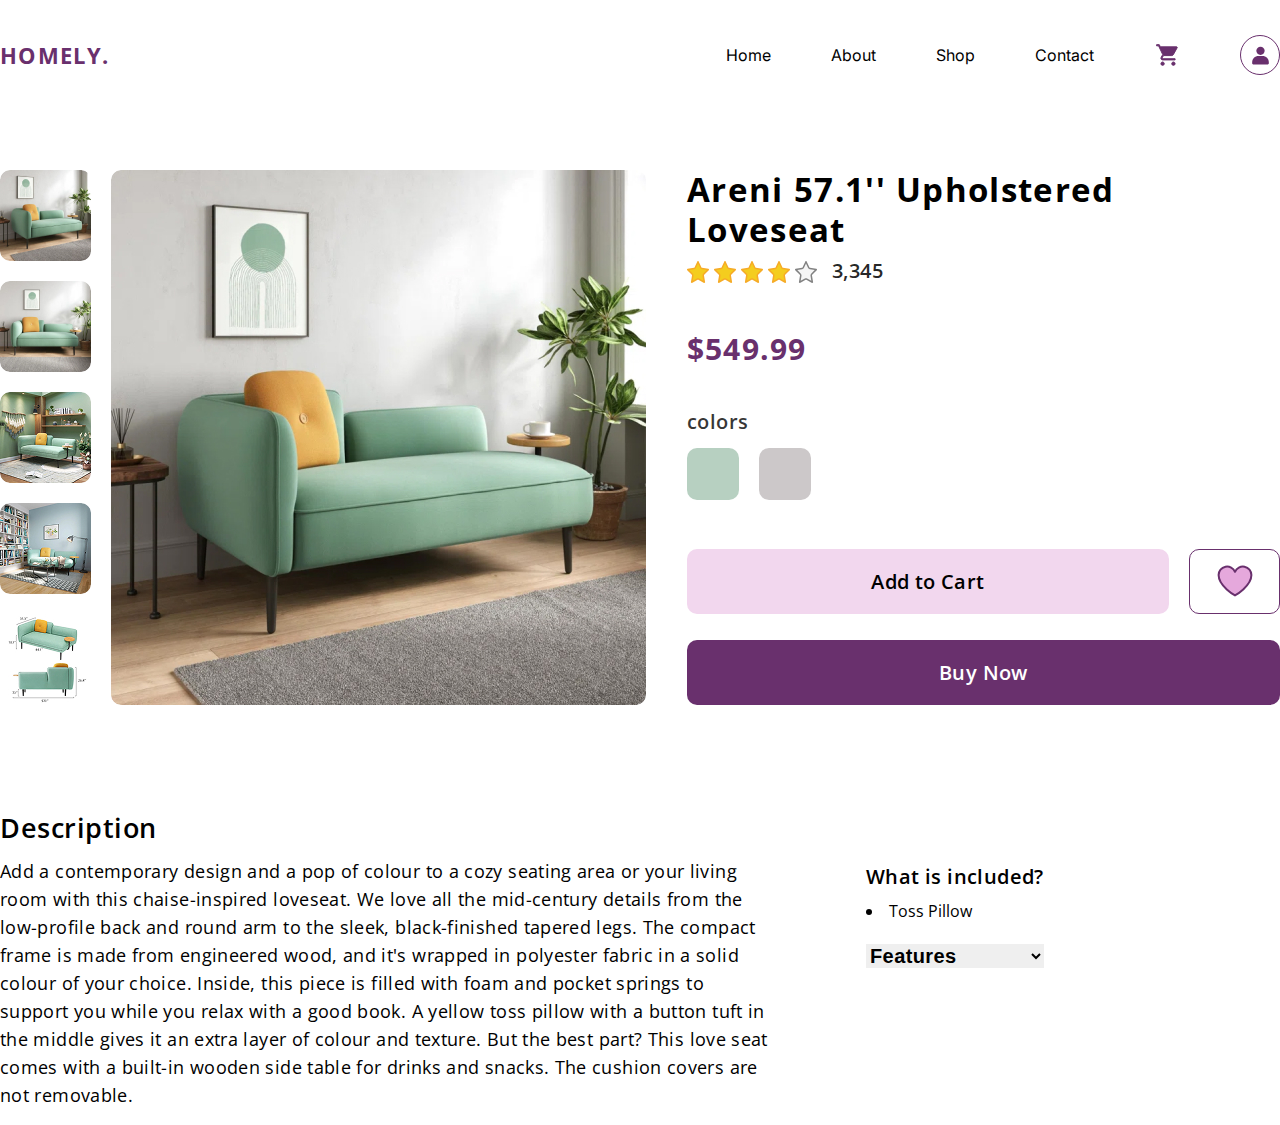
<file: index.html>
<!doctype html>
<html>
  <head>
    <title>homework6</title>
    <link rel="stylesheet" href="./css/reset.css" />
    <link rel="stylesheet" href="./css/styles.css" />
  </head>
  <body>
    <header class="container">
      <a href="/" class="logo">homely.</a>
      <div class="right-side-header">
        <nav class="header-nav">
          <ul>
            <li>
              <a href="#">Home</a>
            </li>
            <li>
              <a href="#">About</a>
            </li>
            <li>
              <a href="#">Shop</a>
            </li>
            <li>
              <a href="#">Contact</a>
            </li>
          </ul>
        </nav>
        <div class="cart-icon">
          <img src="images/cart-icon.svg" alt="cart" />
        </div>
        <div class="user-icon">
          <img src="images/user-icon.svg" alt="user" />
        </div>
      </div>
    </header>
    <main class="main container">
      <div class="main-left">
        <ul>
          <li><img src="images/product-img-1.jpg" alt="image-1" /></li>
          <li><img src="images/product-img-2.jpg" alt="image-2" /></li>
          <li><img src="images/product-img-3.jpg" alt="image-3" /></li>
          <li><img src="images/product-img-4.jpg" alt="image-4" /></li>
          <li><img src="images/product-img-5.jpg" alt="image-5" /></li>
        </ul>
        <img src="images/product-img.jpg" alt="product" />
      </div>
      <div class="main-right">
        <div>
          <h1>Areni 57.1'' Upholstered Loveseat</h1>
          <div class="rating">
            <ul>
              <li><img src="images/star-color.svg" alt="star" /></li>
              <li><img src="images/star-color.svg" alt="star" /></li>
              <li><img src="images/star-color.svg" alt="star" /></li>
              <li><img src="images/star-color.svg" alt="star" /></li>
              <li><img src="images/star-black.svg" alt="star" /></li>
            </ul>
            <span>3,345</span>
          </div>
        </div>
        <div class="price">$549.99</div>
        <div class="colors">
          <h3>colors</h3>

          <div>
            <div class="color color-1"></div>
            <div class="color color-2"></div>
          </div>
        </div>
        <div class="buttons">
          <div class="cart-and-heart">
            <button class="add-to-cart">Add to Cart</button>

            <div class="heart-icon">
              <img src="images/heart.svg" alt="heart" />
            </div>
          </div>
          <button class="buy-now">Buy Now</button>
        </div>
      </div>
    </main>
    <section class="description-section container">
      <div class="description">
        <h2>Description</h2>
        <p>
          Add a contemporary design and a pop of colour to a cozy seating area
          or your living room with this chaise-inspired loveseat. We love all
          the mid-century details from the low-profile back and round arm to the
          sleek, black-finished tapered legs. The compact frame is made from
          engineered wood, and it's wrapped in polyester fabric in a solid
          colour of your choice. Inside, this piece is filled with foam and
          pocket springs to support you while you relax with a good book. A
          yellow toss pillow with a button tuft in the middle gives it an extra
          layer of colour and texture. But the best part? This love seat comes
          with a built-in wooden side table for drinks and snacks. The cushion
          covers are not removable.
        </p>
      </div>
      <div class="included">
        <h2>What is included?</h2>
        <ul>
          <li>Toss Pillow</li>
        </ul>
        <select>
          <option>Features</option>
        </select>
      </div>
    </section>
    <footer></footer>
  </body>
</html>
</file>
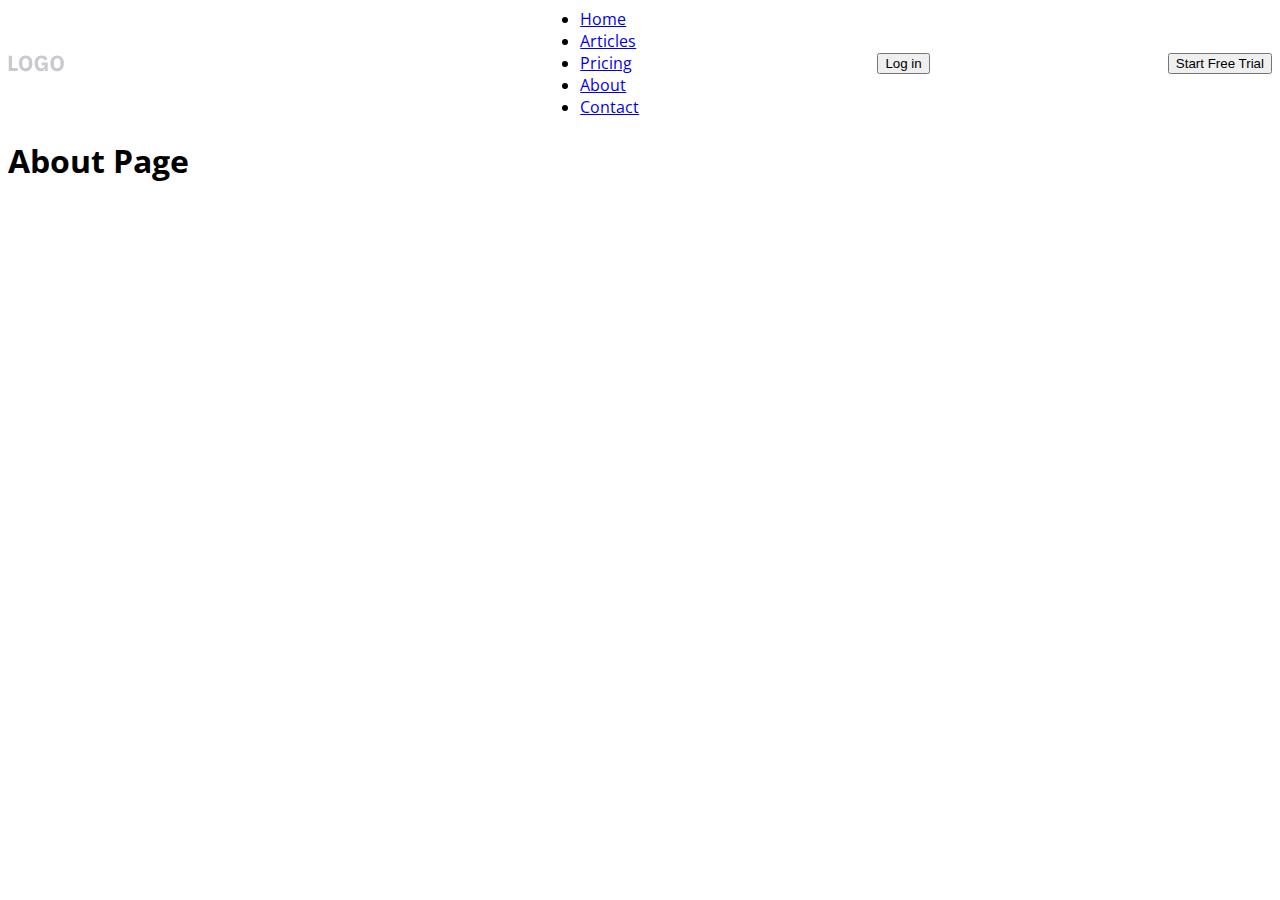
<file: about.html>
<!doctype html>
<html>
  <head>
    <title>homework2</title>
    <link rel="stylesheet" href="./css/styles.css" />
  </head>
  <body>
    <header>
      <img src="./images/Logo.svg" />
      <br />
      <nav>
        <ul>
          <li>
            <a href="./index.html" class="nav-item">Home</a>
          </li>
          <li>
            <a href="./articles.html" class="nav-item">Articles</a>
          </li>
          <li>
            <a href="./pricing.html" class="nav-item">Pricing</a>
          </li>
          <li>
            <a href="./about.html" class="nav-item active">About</a>
          </li>
          <li>
            <a href="./contact.html" class="nav-item">Contact</a>
          </li>
        </ul>
      </nav>
      <button>Log in</button>
      <button>Start Free Trial</button>
    </header>
    <main>
      <h1>About Page</h1>
    </main>
    <footer></footer>
  </body>
</html>
</file>
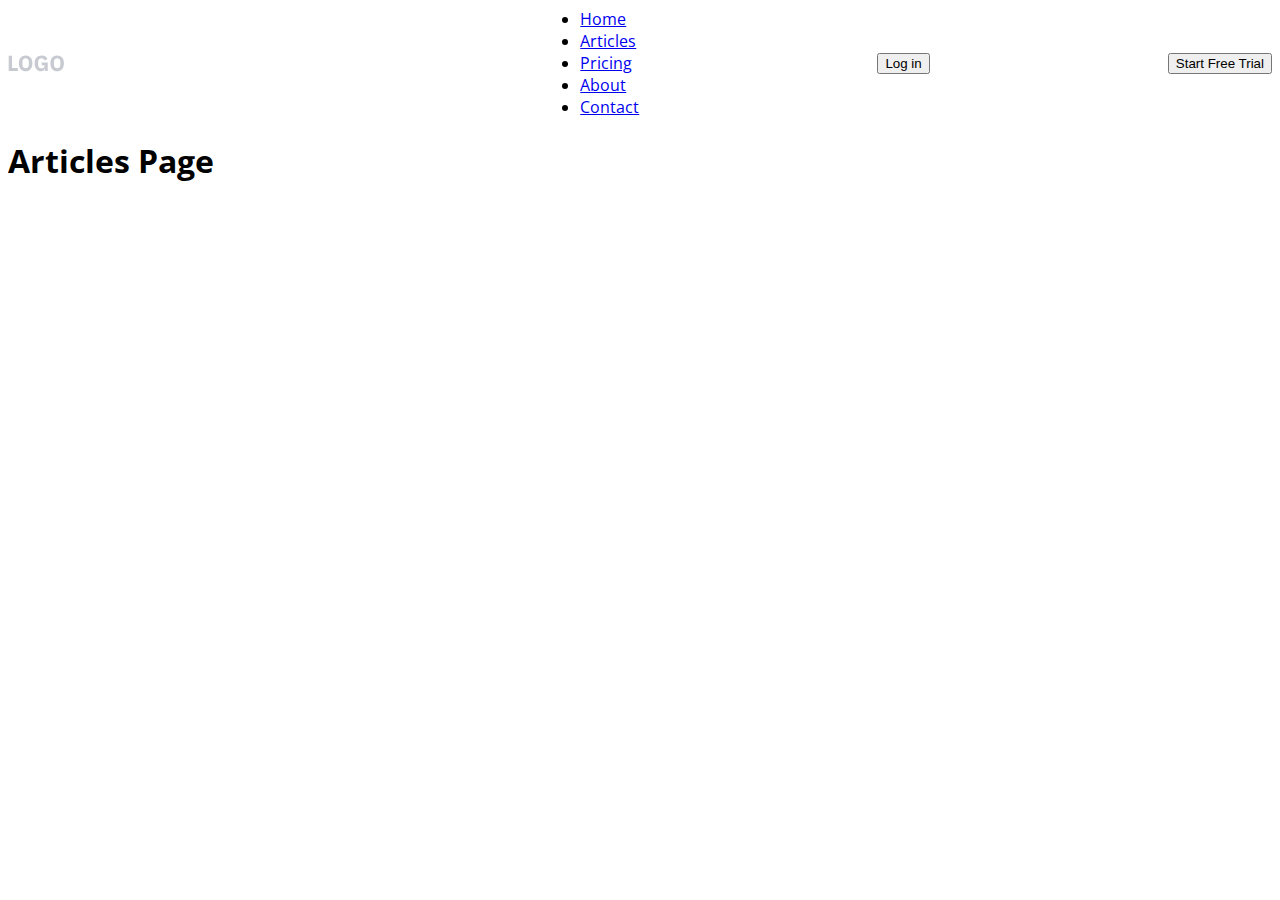
<file: articles.html>
<!doctype html>
<html>
  <head>
    <title>homework2</title>
    <link rel="stylesheet" href="./css/styles.css" />
  </head>
  <body>
    <header>
      <img src="./images/Logo.svg" />
      <br />
      <nav>
        <ul>
          <li>
            <a href="./index.html" class="nav-item">Home</a>
          </li>
          <li>
            <a href="./articles.html" class="nav-item active">Articles</a>
          </li>
          <li>
            <a href="./pricing.html" class="nav-item">Pricing</a>
          </li>
          <li>
            <a href="./about.html" class="nav-item">About</a>
          </li>
          <li>
            <a href="./contact.html" class="nav-item">Contact</a>
          </li>
        </ul>
      </nav>
      <button>Log in</button>
      <button>Start Free Trial</button>
    </header>
    <main>
      <h1>Articles Page</h1>
    </main>
    <footer></footer>
  </body>
</html>
</file>
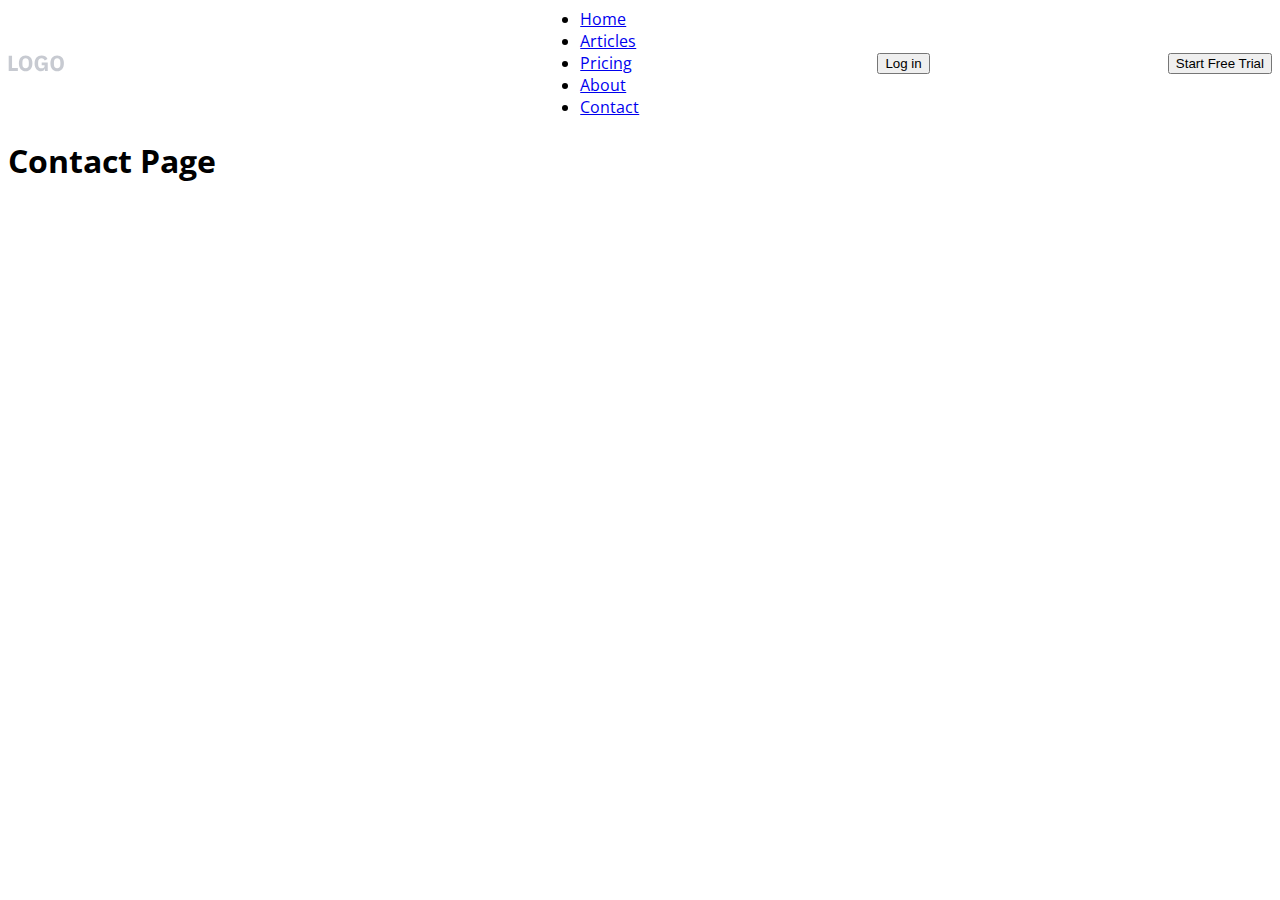
<file: contact.html>
<!doctype html>
<html>
  <head>
    <title>homework2</title>
    <link rel="stylesheet" href="./css/styles.css" />
  </head>
  <body>
    <header>
      <img src="./images/Logo.svg" />
      <br />
      <nav>
        <ul>
          <li>
            <a href="./index.html" class="nav-item">Home</a>
          </li>
          <li>
            <a href="./articles.html" class="nav-item">Articles</a>
          </li>
          <li>
            <a href="./pricing.html" class="nav-item">Pricing</a>
          </li>
          <li>
            <a href="./about.html" class="nav-item">About</a>
          </li>
          <li>
            <a href="./contact.html" class="nav-item active">Contact</a>
          </li>
        </ul>
      </nav>
      <button>Log in</button>
      <button>Start Free Trial</button>
    </header>
    <main>
      <h1>Contact Page</h1>
    </main>
    <footer></footer>
  </body>
</html>
</file>
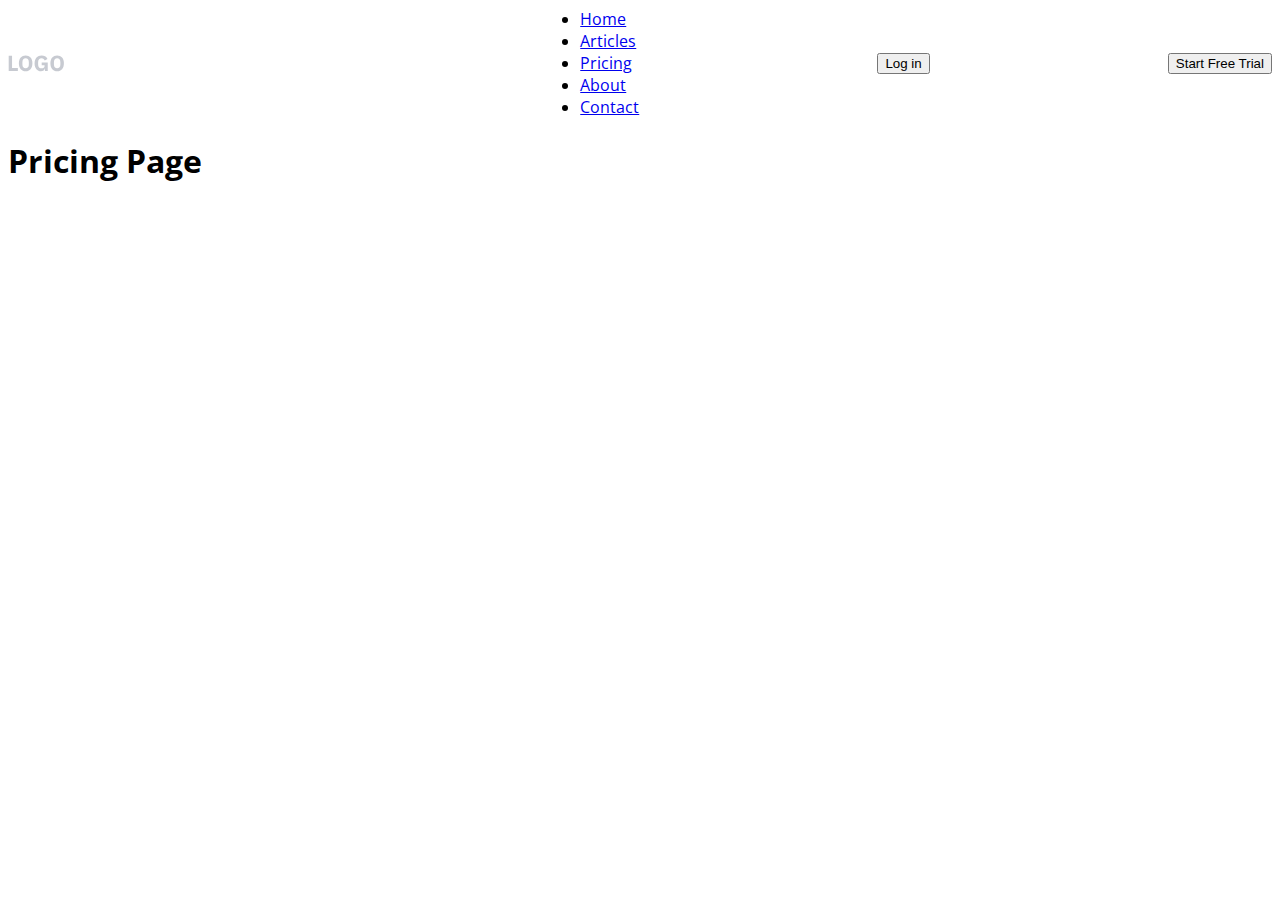
<file: pricing.html>
<!doctype html>
<html>
  <head>
    <title>homework2</title>
    <link rel="stylesheet" href="./css/styles.css" />
  </head>
  <body>
    <header>
      <img src="./images/Logo.svg" />
      <br />
      <nav>
        <ul>
          <li>
            <a href="./index.html" class="nav-item">Home</a>
          </li>
          <li>
            <a href="./articles.html" class="nav-item">Articles</a>
          </li>
          <li>
            <a href="./pricing.html" class="nav-item active">Pricing</a>
          </li>
          <li>
            <a href="./about.html" class="nav-item">About</a>
          </li>
          <li>
            <a href="./contact.html" class="nav-item">Contact</a>
          </li>
        </ul>
      </nav>
      <button>Log in</button>
      <button>Start Free Trial</button>
    </header>
    <main>
      <h1>Pricing Page</h1>
    </main>
    <footer></footer>
  </body>
</html>
</file>
<file: css/styles.css>
@import url("https://fonts.googleapis.com/css2?family=Open+Sans:ital,wght@0,300..800;1,300..800&family=Water+Brush&family=Work+Sans:ital,wght@0,100..900;1,100..900&display=swap");
@import url("https://fonts.googleapis.com/css2?family=Inter:ital,opsz,wght@0,14..32,100..900;1,14..32,100..900&display=swap");
body {
  font-family: "Open Sans", sans-serif;
  font-optical-sizing: auto;
  font-style: normal;
}
.container {
  max-width: 1312px;
  margin: auto;
}

header,
.header-nav ul,
.right-side-header {
  display: flex;
  gap: 60px;
  align-items: center;
}
header {
  height: 110px;
  justify-content: space-between;
}
.header-nav a {
  color: black;
  font-family: "Inter", sans-serif;
  font-optical-sizing: auto;
  font-size: 16px;
  font-weight: 400;
  font-style: normal;
}
.logo {
  text-transform: uppercase;
  font-weight: 700;
  color: #69306d;
  font-size: 22px;
  letter-spacing: 0.06em;
}
.cart-icon {
  display: flex;
  width: 26px;
  height: 26px;
}
.cart-icon img {
  margin: auto;
}
.user-icon {
  display: flex;
  width: 40px;
  height: 40px;
  border: 1px solid #69306d;
  border-radius: 50%;
}
.user-icon img {
  margin: auto;
}
.main {
  margin-top: 60px;
}
.main,
.main-left {
  display: flex;
  justify-content: space-between;
}

.main-left,
.main-right {
  height: 535px;
}
.main-left {
  width: 646px;
}

.main-left img {
  border-radius: 10px;
  display: block; /* added beacause of 2.5px was added automatically*/
}

.main-left ul {
  display: flex;
  flex-direction: column;
  justify-content: space-between;
}

.main-right {
  display: flex;
  flex-direction: column;
  justify-content: space-between;
  width: 593px;
}

.main-right h1 {
  font-size: 33px;
  font-weight: 700;
  width: 571px;
  line-height: 40px;
  letter-spacing: 0.04em;
  margin-bottom: 11px;
}

.main-right ul {
  display: flex;
  gap: 5px;
}
.rating {
  display: flex;
  gap: 15px;
}

.rating span {
  font-weight: 600;
  font-size: 20px;
  letter-spacing: 0.02em;
  color: rgba(0, 0, 0, 0.85);
}
.price {
  font-weight: 700;
  font-size: 30px;
  letter-spacing: 0.04em;
  color: #69306d;
}

.colors h3 {
  font-weight: 600;
  color: rgba(0, 0, 0, 0.8);
  letter-spacing: 0.02em;
  font-size: 20px;
  margin-bottom: 16px;
}

.color {
  width: 52px;
  height: 52px;
  border-radius: 10px;
}

.colors div {
  display: flex;
  gap: 20px;
}

.color-1 {
  background-color: #b7d0c1;
}
.color-2 {
  background-color: #ccc8c9;
}

.buttons {
  display: flex;
  flex-direction: column;
  gap: 26px;
}

.add-to-cart,
.buy-now {
  font-family: "Open Sans", sans-serif;
  border: none;
  border-radius: 10px;
  height: 65px;
  font-weight: 600;
  font-size: 20px;
  letter-spacing: 0.02em;
}

.add-to-cart {
  width: 482px;
  background-color: #f2d7ee;
}
.cart-and-heart {
  display: flex;
  align-items: center;
  justify-content: space-between;
}
.buy-now {
  width: 593px;
  background-color: #69306d;
  color: white;
}

.heart-icon {
  display: flex;
  width: 91px;
  height: 65px;
  border: 1px solid #69306d;
  border-radius: 10px;
}
.heart-icon img {
  margin: auto;
}
.description-section {
  margin-top: 109px;
  display: flex;
  gap: 89px;
}

.description {
  width: 777px;
}
.description h2 {
  font-size: 27px;
  font-weight: 600;
  letter-spacing: 0.02em;
  margin-bottom: 16px;
}
.description p {
  font-size: 18px;
  font-weight: 400;
  line-height: 28px;
  letter-spacing: 0.02em;
  margin-bottom: 16px;
}

.included {
  margin-top: 53px;
  display: flex;
  flex-direction: column;
}

.included h2 {
  font-size: 20px;
  font-weight: 600;
  letter-spacing: 0.02em;
  margin-bottom: 16px;
}
.included li {
  list-style: disc inside;
}
.included select {
  margin-top: 24.5px;
  border: none;
  font-size: 20px;
  font-weight: 600;
  letter-spacing: 0.02em;
}
</file>
